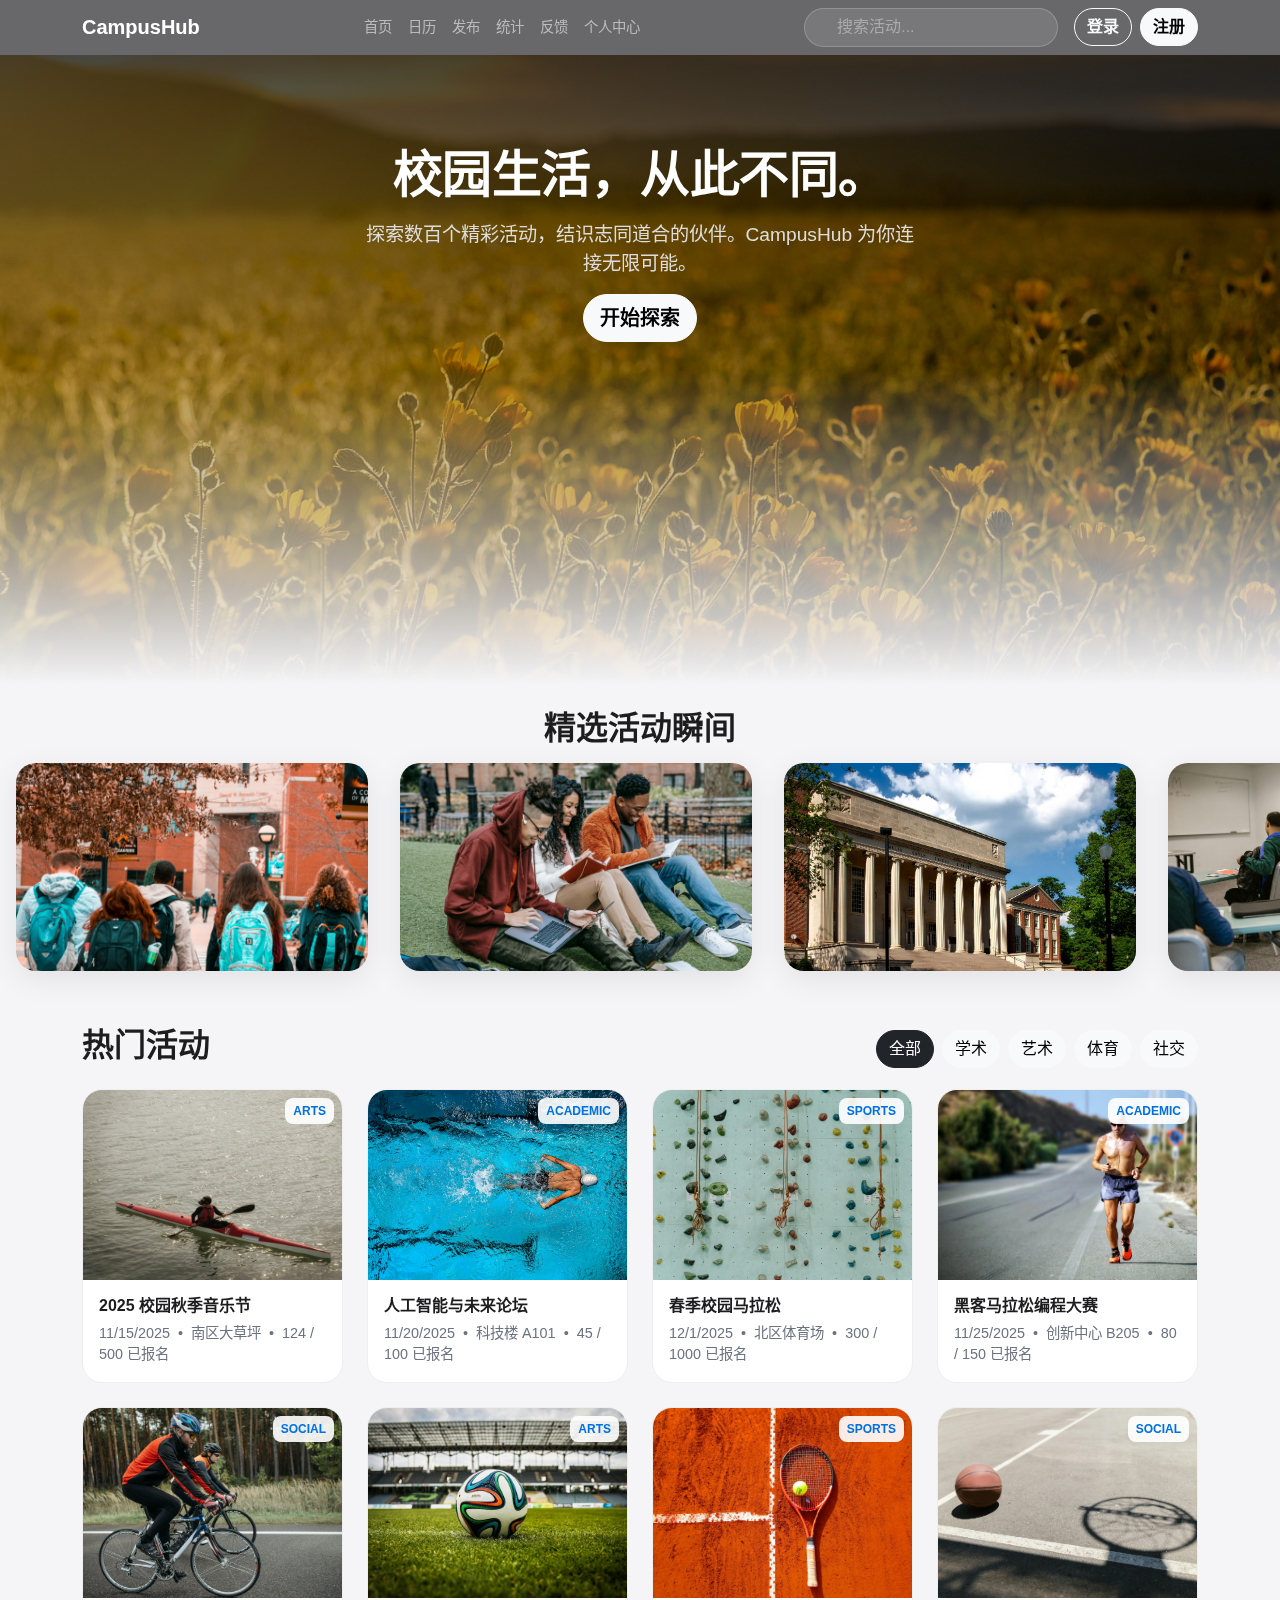
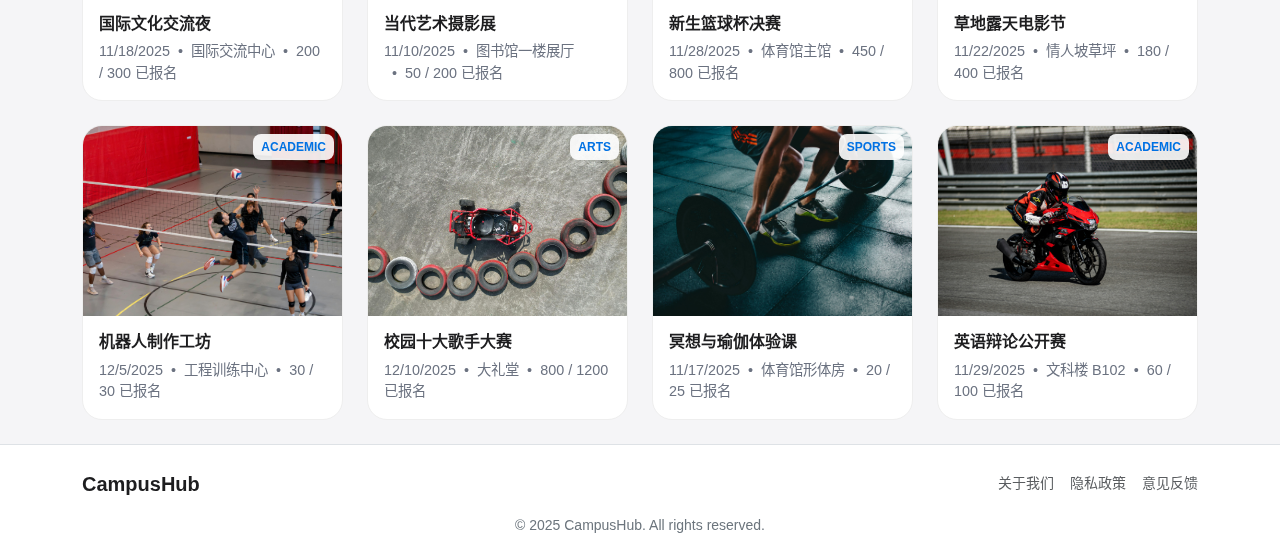
<file: index.html>
<!doctype html>
<html lang="zh-CN">

<head>
  <meta charset="UTF-8" />
  <meta name="viewport" content="width=device-width, initial-scale=1.0" />
  <title>CampusHub</title>
  <link href="assets/vendor/bootstrap-5.3.2.min.css" rel="stylesheet" />
  <link href="assets/styles.css" rel="stylesheet" />
</head>

<body class="bg-apple-gray" data-page="HOME">
  <nav class="nav-dark sticky-top">
    <div class="container d-flex align-items-center justify-content-between py-2">
      <div class="d-flex align-items-center">
        <span class="brand">CampusHub</span>
      </div>
      <div class="d-none d-md-flex align-items-center gap-3">
        <span class="nav-item" data-view="HOME">首页</span>
        <span class="nav-item" data-view="CALENDAR">日历</span>
        <span class="nav-item" data-view="PUBLISH">发布</span>
        <span class="nav-item" data-view="STATS">统计</span>
        <span class="nav-item" data-view="FEEDBACK">反馈</span>
        <span class="nav-item" data-view="PROFILE">个人中心</span>
      </div>
      <div class="d-none d-md-flex align-items-center gap-3">
        <div class="position-relative" id="search-wrapper">
          <input id="search-input" class="search-input" type="text" placeholder="搜索活动..." />
          <div id="search-suggest" class="suggest-dropdown d-none"></div>
        </div>
        <div id="auth-area" class="d-flex align-items-center gap-2"></div>
      </div>
      <button class="btn btn-link text-light d-md-none" id="mobile-menu-btn">
        ☰
      </button>
    </div>
    <div id="mobile-menu" class="d-md-none mobile-menu d-none">
      <div class="container py-3">
        <div class="mb-3">
          <input id="m-search-input" class="search-input w-100" type="text" placeholder="搜索活动..." />
        </div>
        <div class="d-flex flex-column gap-3">
          <span class="nav-item" data-view="HOME">首页</span>
          <span class="nav-item" data-view="CALENDAR">日历</span>
          <span class="nav-item" data-view="HOME" data-anchor="activities">活动列表</span>
          <span class="nav-item" data-view="PUBLISH">发布</span>
          <span class="nav-item" data-view="STATS">统计</span>
          <span class="nav-item" data-view="FEEDBACK">反馈</span>
          <span class="nav-item" data-view="PROFILE">个人中心</span>
        </div>
        <div class="pt-3 border-top">
          <div id="m-auth-area" class="d-flex flex-column gap-2"></div>
        </div>
      </div>
    </div>
  </nav>

  <main>
    <section id="view-HOME" class="d-block">
      <div class="hero">
        <img class="hero-bg" src="assets/img/hero-bg.jpg" alt="" />
        <div class="hero-overlay"></div>
        <div class="container text-center hero-content">
          <h1 class="hero-title">
            校园生活，<br class="d-md-none" />从此不同。
          </h1>
          <p class="hero-sub">
            探索数百个精彩活动，结识志同道合的伙伴。CampusHub
            为你连接无限可能。
          </p>
          <button class="btn btn-light btn-lg rounded-pill fw-semibold" id="btn-explore">
            开始探索
          </button>
        </div>
      </div>
      <div class="slider-wrap bg-apple-gray py-4">
        <h2 class="text-center fw-bold mb-3">精选活动瞬间</h2>
        <div class="slider-track" id="continuous-slider"></div>
      </div>
      <div class="container my-4" id="activities">
        <div class="d-flex flex-column flex-md-row align-items-center justify-content-between mb-3">
          <h2 class="fw-bold">热门活动</h2>
          <div class="d-flex gap-2 overflow-auto no-scrollbar" id="category-filter"></div>
        </div>
        <div class="row g-4" id="event-grid"></div>
        <div class="text-center my-4 d-none" id="more-wrap">
          <button class="btn btn-outline-secondary rounded-pill" id="btn-more">
            查看更多
          </button>
        </div>
      </div>
    </section>

    <section id="view-DETAIL" class="d-none">
      <div id="detail-container"></div>
    </section>

    <section id="view-PUBLISH" class="d-none">
      <div class="d-flex">
        <div class="d-none d-lg-block visual-left">
          <img src="assets/img/publish-bg.jpg" class="visual-img" alt="" />
          <div class="visual-overlay"></div>
          <div class="visual-top container py-3">
            <button class="apple-back" id="publish-back">← 返回首页</button>
          </div>
          <div class="visual-content container">
            <h2 class="text-light fw-bold display-6 mb-3">
              让创意落地，<br />只需简单几步。
            </h2>
          </div>
        </div>
        <div class="flex-grow-1">
          <div class="container py-4 py-md-5" id="publish-form-wrap"></div>
        </div>
      </div>
    </section>

    <section id="view-STATS" class="d-none">
      <div class="container py-5">
        <div class="mb-4">
          <h1 class="fw-bold fs-2">数据看板</h1>
          <p class="text-muted">全方位分析校园活动趋势与影响力。</p>
        </div>
        <div class="row g-4" id="metric-cards"></div>
        <div class="row g-4 mt-2">
          <div class="col-lg-6">
            <div class="card shadow-sm rounded-4">
              <div class="card-body">
                <div class="d-flex justify-content-between align-items-center mb-2">
                  <h5 class="fw-bold">活动类型分布 (ECharts)</h5>
                </div>
                <div id="echarts-pie" style="height: 320px"></div>
              </div>
            </div>
          </div>
          <div class="col-lg-6">
            <div class="card shadow-sm rounded-4">
              <div class="card-body">
                <h5 class="fw-bold mb-2">月度参与趋势</h5>
                <div id="echarts-line" style="height: 320px"></div>
              </div>
            </div>
          </div>
          <div class="col-lg-6">
            <div class="card shadow-sm rounded-4">
              <div class="card-body">
                <h5 class="fw-bold mb-2">热门活动 Top 5</h5>
                <div id="echarts-bar" style="height: 320px"></div>
              </div>
            </div>
          </div>
          <div class="col-lg-6">
            <div class="card shadow-sm rounded-4">
              <div class="card-body">
                <h5 class="fw-bold mb-2">校园活力维度</h5>
                <div id="echarts-radar" style="height: 320px"></div>
              </div>
            </div>
          </div>
        </div>
      </div>
    </section>

    <section id="view-LOGIN" class="d-none">
      <div class="d-flex min-vh-100">
        <div class="d-none d-lg-block half-visual">
          <img src="assets/img/login-bg.jpg" class="visual-img" alt="" />
          <div class="visual-gradient"></div>
          <div class="visual-caption container">
            <h2 class="display-5 text-light fw-bold mb-3">探索无限可能。</h2>
            <p class="lead text-light-50">
              CampusHub
              是连接你与校园精彩活动的桥梁。立即登录，开启你的专属旅程。
            </p>
          </div>
        </div>
        <div class="flex-grow-1 d-flex align-items-center">
          <div class="container" id="login-form-wrap"></div>
        </div>
      </div>
    </section>

    <section id="view-REGISTER" class="d-none">
      <div class="d-flex min-vh-100">
        <div class="d-none d-lg-block half-visual">
          <img src="assets/img/register-bg.jpg" class="visual-img" alt="" />
          <div class="visual-gradient"></div>
          <div class="visual-caption container">
            <h2 class="display-5 text-light fw-bold mb-3">加入社区。</h2>
            <p class="lead text-light-50">
              创建您的 CampusHub
              账户，立即开始组织、参与和分享精彩的校园活动。
            </p>
          </div>
        </div>
        <div class="flex-grow-1 d-flex align-items-center">
          <div class="container" id="register-form-wrap"></div>
        </div>
      </div>
    </section>

    <section id="view-PROFILE" class="d-none">
      <div id="profile-wrap" class="min-vh-100"></div>
    </section>

    <section id="view-FEEDBACK" class="d-none">
      <div class="container py-5">
        <div class="text-center mb-4">
          <h1 class="fw-semibold fs-2">意见反馈</h1>
          <p class="text-muted">您的建议是我们进步的动力。</p>
        </div>
        <div class="card rounded-4 shadow-sm">
          <div class="card-body" id="feedback-form-wrap"></div>
        </div>
      </div>
    </section>

    <section id="view-CALENDAR" class="d-none">
      <div class="container py-5" id="calendar-wrap"></div>
    </section>
  </main>

  <footer class="bg-white border-top py-4">
    <div class="container d-flex flex-column flex-md-row justify-content-between align-items-center">
      <div class="mb-3 mb-md-0">
        <span class="fw-bold fs-5">CampusHub</span>
      </div>
      <div class="d-flex gap-3 small text-muted">
        <span>关于我们</span>
        <span>隐私政策</span>
        <span class="cursor-pointer" id="footer-feedback">意见反馈</span>
      </div>
    </div>
    <div class="container mt-3 text-center text-secondary small">
      © 2025 CampusHub. All rights reserved.
    </div>
  </footer>

  <script src="assets/vendor/jquery-3.7.1.min.js"></script>
  <script src="assets/vendor/bootstrap.bundle-5.3.2.min.js"></script>
  <script src="assets/vendor/echarts-5.5.0.min.js"></script>
  <script src="assets/app.js"></script>
</body>

</html>
</file>
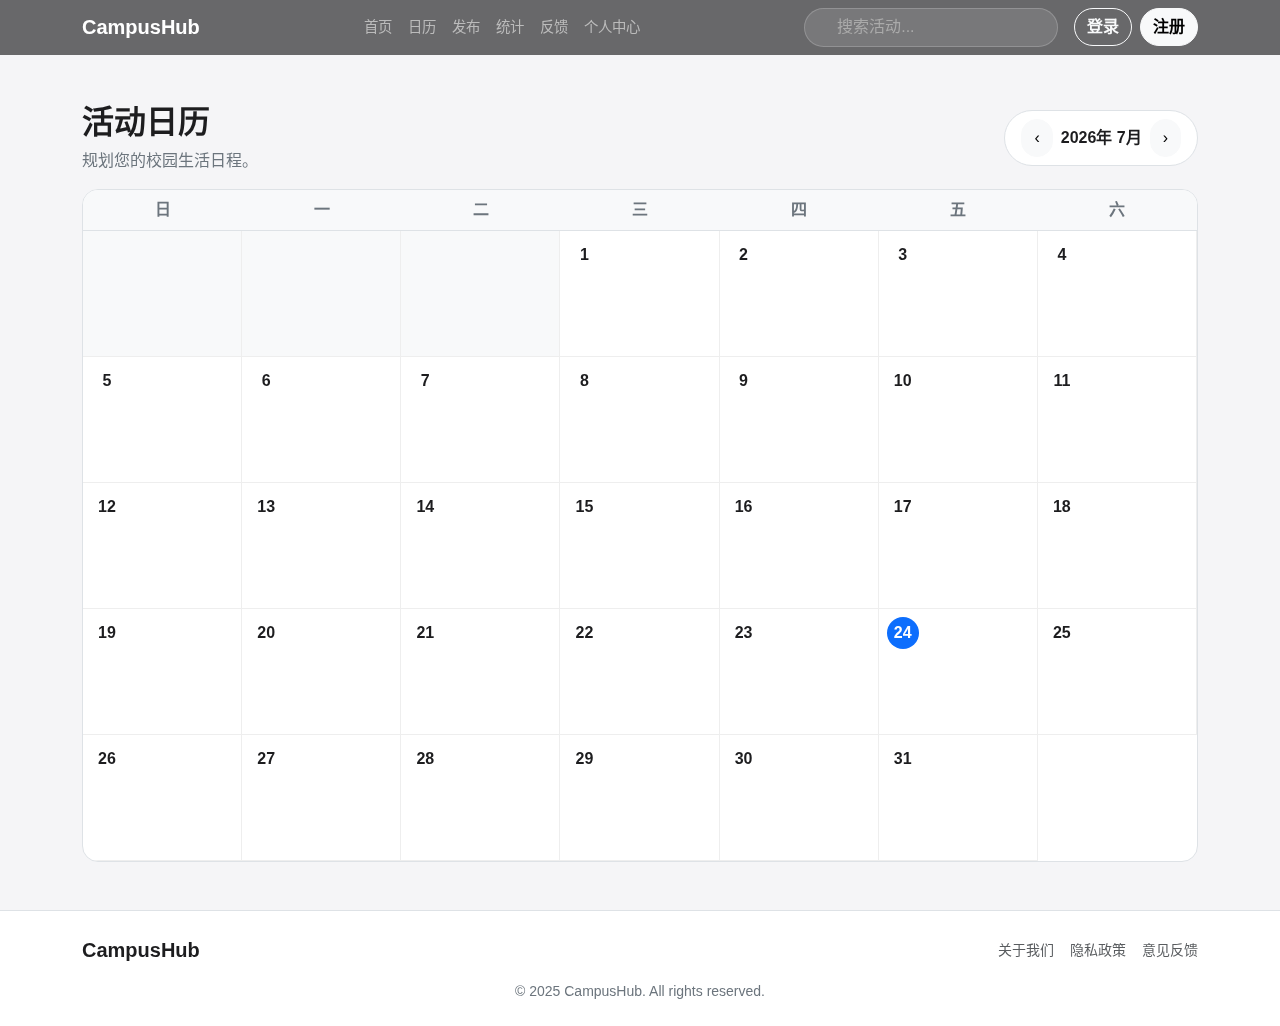
<file: calendar.html>
<!DOCTYPE html>
<html lang="zh-CN">
<head>
<meta charset="UTF-8">
<meta name="viewport" content="width=device-width, initial-scale=1.0">
<title>CampusHub - 日历</title>
<link href="assets/vendor/bootstrap-5.3.2.min.css" rel="stylesheet">
<link href="assets/styles.css" rel="stylesheet">
</head>
<body class="bg-apple-gray" data-page="CALENDAR">
<nav class="nav-dark sticky-top">
  <div class="container d-flex align-items-center justify-content-between py-2">
    <div class="d-flex align-items-center">
      <span class="brand">CampusHub</span>
    </div>
    <div class="d-none d-md-flex align-items-center gap-3">
      <span class="nav-item" data-view="HOME">首页</span>
      <span class="nav-item" data-view="CALENDAR">日历</span>
      <span class="nav-item" data-view="PUBLISH">发布</span>
      <span class="nav-item" data-view="STATS">统计</span>
      <span class="nav-item" data-view="FEEDBACK">反馈</span>
      <span class="nav-item" data-view="PROFILE">个人中心</span>
    </div>
    <div class="d-none d-md-flex align-items-center gap-3">
      <div class="position-relative" id="search-wrapper">
        <input id="search-input" class="search-input" type="text" placeholder="搜索活动...">
        <div id="search-suggest" class="suggest-dropdown d-none"></div>
      </div>
      <div id="auth-area" class="d-flex align-items-center gap-2"></div>
    </div>
    <button class="btn btn-link text-light d-md-none" id="mobile-menu-btn">☰</button>
  </div>
  <div id="mobile-menu" class="d-md-none mobile-menu d-none">
    <div class="container py-3">
      <div class="mb-3">
        <input id="m-search-input" class="search-input w-100" type="text" placeholder="搜索活动...">
      </div>
      <div class="d-flex flex-column gap-3">
        <span class="nav-item" data-view="HOME">首页</span>
        <span class="nav-item" data-view="CALENDAR">日历</span>
        <span class="nav-item" data-view="HOME" data-anchor="activities">活动列表</span>
        <span class="nav-item" data-view="PUBLISH">发布</span>
        <span class="nav-item" data-view="STATS">统计</span>
        <span class="nav-item" data-view="FEEDBACK">反馈</span>
        <span class="nav-item" data-view="PROFILE">个人中心</span>
      </div>
      <div class="pt-3 border-top">
        <div id="m-auth-area" class="d-flex flex-column gap-2"></div>
      </div>
    </div>
  </div>
</nav>

<main>
  <section id="view-CALENDAR" class="d-block">
    <div class="container py-5">
      <div id="calendar-wrap"></div>
    </div>
  </section>
</main>

<footer class="bg-white border-top py-4">
  <div class="container d-flex flex-column flex-md-row justify-content-between align-items-center">
    <div class="mb-3 mb-md-0">
      <span class="fw-bold fs-5">CampusHub</span>
    </div>
    <div class="d-flex gap-3 small text-muted">
      <span>关于我们</span>
      <span>隐私政策</span>
      <span class="cursor-pointer" id="footer-feedback">意见反馈</span>
    </div>
  </div>
  <div class="container mt-3 text-center text-secondary small">© 2025 CampusHub. All rights reserved.</div>
</footer>

<script src="assets/vendor/jquery-3.7.1.min.js"></script>
<script src="assets/vendor/bootstrap.bundle-5.3.2.min.js"></script>
<script src="assets/vendor/echarts-5.5.0.min.js"></script>
<script src="assets/app.js"></script>
</body>
</html>
</file>
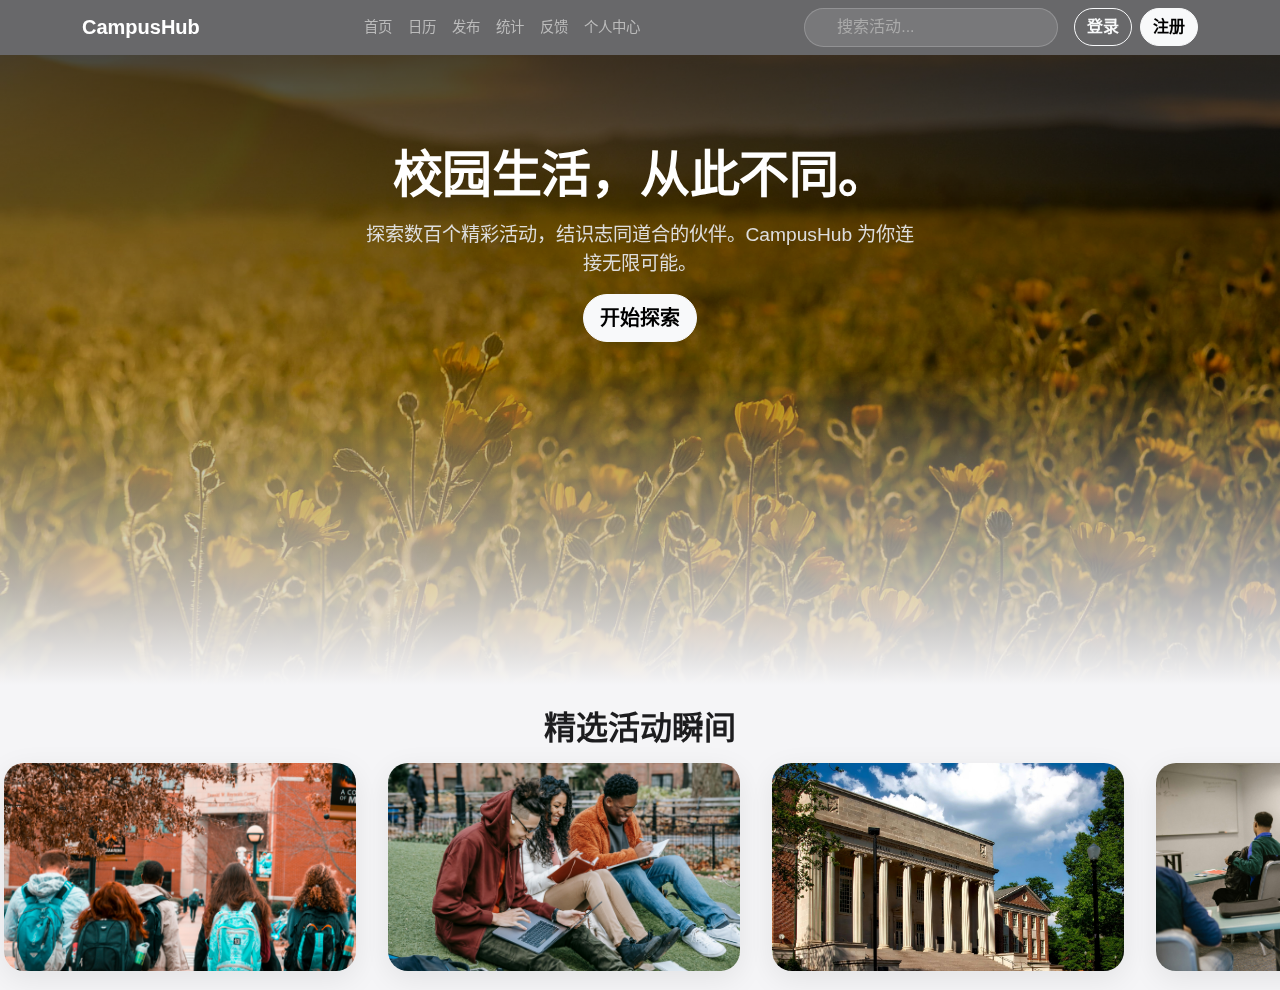
<file: detail.html>
<!DOCTYPE html>
<html lang="zh-CN">
<head>
<meta charset="UTF-8">
<meta name="viewport" content="width=device-width, initial-scale=1.0">
<title>CampusHub - 活动详情</title>
<link href="assets/vendor/bootstrap-5.3.2.min.css" rel="stylesheet">
<link href="assets/styles.css" rel="stylesheet">
</head>
<body class="bg-apple-gray" data-page="DETAIL">
<nav class="nav-dark sticky-top">
  <div class="container d-flex align-items-center justify-content-between py-2">
    <div class="d-flex align-items-center">
      <span class="brand">CampusHub</span>
    </div>
    <div class="d-none d-md-flex align-items-center gap-3">
      <span class="nav-item" data-view="HOME">首页</span>
      <span class="nav-item" data-view="CALENDAR">日历</span>
      <span class="nav-item" data-view="PUBLISH">发布</span>
      <span class="nav-item" data-view="STATS">统计</span>
      <span class="nav-item" data-view="FEEDBACK">反馈</span>
      <span class="nav-item" data-view="PROFILE">个人中心</span>
    </div>
    <div class="d-none d-md-flex align-items-center gap-3">
      <div class="position-relative" id="search-wrapper">
        <input id="search-input" class="search-input" type="text" placeholder="搜索活动...">
        <div id="search-suggest" class="suggest-dropdown d-none"></div>
      </div>
      <div id="auth-area" class="d-flex align-items-center gap-2"></div>
    </div>
    <button class="btn btn-link text-light d-md-none" id="mobile-menu-btn">☰</button>
  </div>
  <div id="mobile-menu" class="d-md-none mobile-menu d-none">
    <div class="container py-3">
      <div class="mb-3">
        <input id="m-search-input" class="search-input w-100" type="text" placeholder="搜索活动...">
      </div>
      <div class="d-flex flex-column gap-3">
        <span class="nav-item" data-view="HOME">首页</span>
        <span class="nav-item" data-view="CALENDAR">日历</span>
        <span class="nav-item" data-view="HOME" data-anchor="activities">活动列表</span>
        <span class="nav-item" data-view="PUBLISH">发布</span>
        <span class="nav-item" data-view="STATS">统计</span>
        <span class="nav-item" data-view="FEEDBACK">反馈</span>
        <span class="nav-item" data-view="PROFILE">个人中心</span>
      </div>
      <div class="pt-3 border-top">
        <div id="m-auth-area" class="d-flex flex-column gap-2"></div>
      </div>
    </div>
  </div>
</nav>

<main>
  <section id="view-DETAIL" class="d-block">
    <div id="detail-container"></div>
  </section>
</main>

<footer class="bg-white border-top py-4">
  <div class="container d-flex flex-column flex-md-row justify-content-between align-items-center">
    <div class="mb-3 mb-md-0">
      <span class="fw-bold fs-5">CampusHub</span>
    </div>
    <div class="d-flex gap-3 small text-muted">
      <span>关于我们</span>
      <span>隐私政策</span>
      <span class="cursor-pointer" id="footer-feedback">意见反馈</span>
    </div>
  </div>
  <div class="container mt-3 text-center text-secondary small">© 2025 CampusHub. All rights reserved.</div>
</footer>

<script src="assets/vendor/jquery-3.7.1.min.js"></script>
<script src="assets/vendor/bootstrap.bundle-5.3.2.min.js"></script>
<script src="assets/vendor/echarts-5.5.0.min.js"></script>
<script src="assets/app.js"></script>
</body>
</html>
</file>
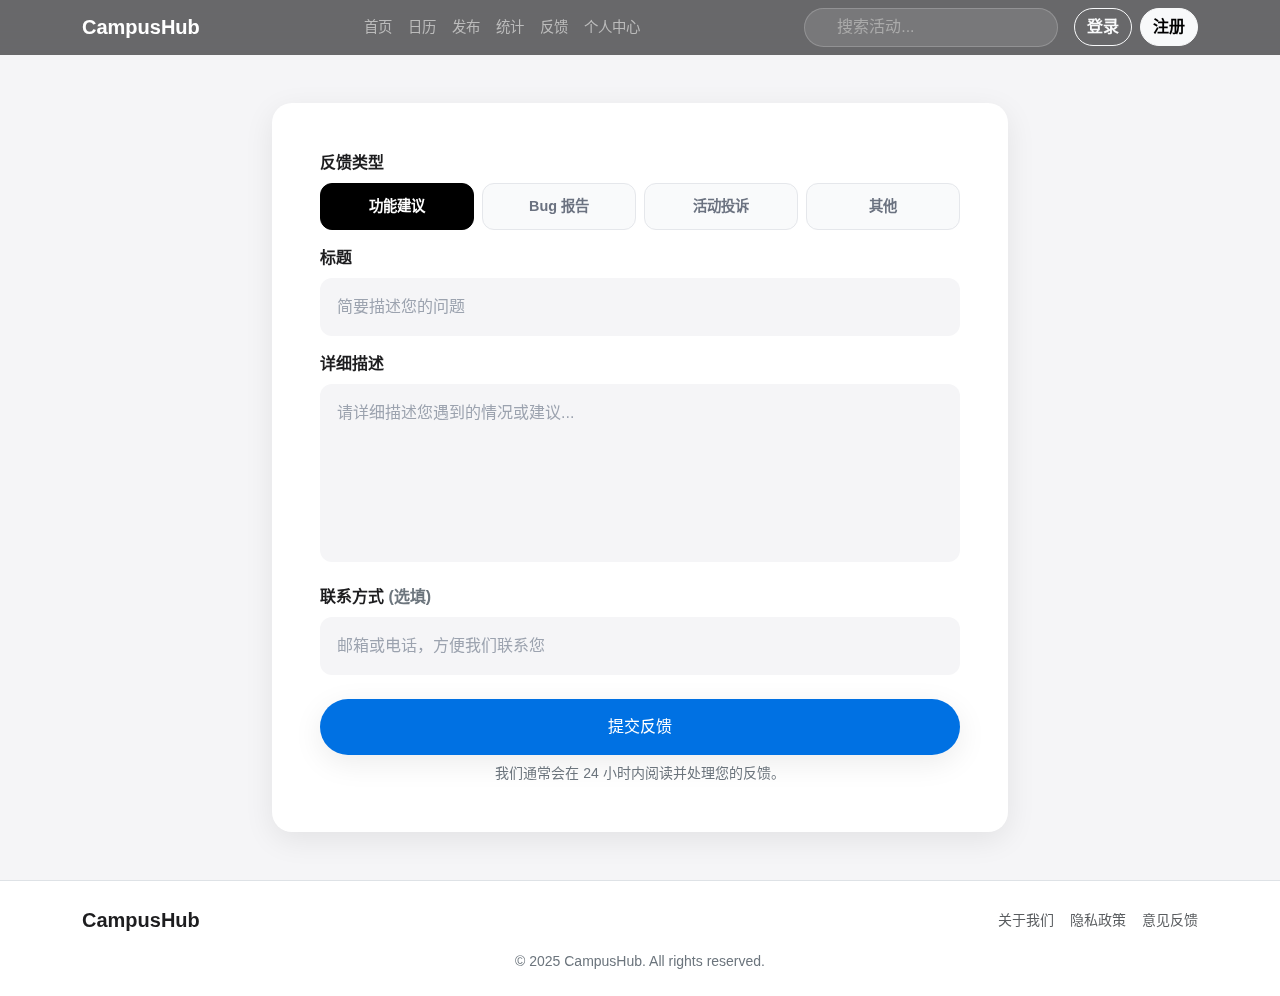
<file: feedback.html>
<!DOCTYPE html>
<html lang="zh-CN">
<head>
<meta charset="UTF-8">
<meta name="viewport" content="width=device-width, initial-scale=1.0">
<title>CampusHub - 意见反馈</title>
<link href="assets/vendor/bootstrap-5.3.2.min.css" rel="stylesheet">
<link href="assets/styles.css" rel="stylesheet">
</head>
<body class="bg-apple-gray d-flex flex-column min-vh-100" data-page="FEEDBACK">
<nav class="nav-dark sticky-top">
  <div class="container d-flex align-items-center justify-content-between py-2">
    <div class="d-flex align-items-center">
      <span class="brand">CampusHub</span>
    </div>
    <div class="d-none d-md-flex align-items-center gap-3">
      <span class="nav-item" data-view="HOME">首页</span>
      <span class="nav-item" data-view="CALENDAR">日历</span>
      <span class="nav-item" data-view="PUBLISH">发布</span>
      <span class="nav-item" data-view="STATS">统计</span>
      <span class="nav-item" data-view="FEEDBACK">反馈</span>
      <span class="nav-item" data-view="PROFILE">个人中心</span>
    </div>
    <div class="d-none d-md-flex align-items-center gap-3">
      <div class="position-relative" id="search-wrapper">
        <input id="search-input" class="search-input" type="text" placeholder="搜索活动...">
        <div id="search-suggest" class="suggest-dropdown d-none"></div>
      </div>
      <div id="auth-area" class="d-flex align-items-center gap-2"></div>
    </div>
    <button class="btn btn-link text-light d-md-none" id="mobile-menu-btn">☰</button>
  </div>
  <div id="mobile-menu" class="d-md-none mobile-menu d-none">
    <div class="container py-3">
      <div class="mb-3">
        <input id="m-search-input" class="search-input w-100" type="text" placeholder="搜索活动...">
      </div>
      <div class="d-flex flex-column gap-3">
        <span class="nav-item" data-view="HOME">首页</span>
        <span class="nav-item" data-view="CALENDAR">日历</span>
        <span class="nav-item" data-view="HOME" data-anchor="activities">活动列表</span>
        <span class="nav-item" data-view="PUBLISH">发布</span>
        <span class="nav-item" data-view="STATS">统计</span>
        <span class="nav-item" data-view="FEEDBACK">反馈</span>
        <span class="nav-item" data-view="PROFILE">个人中心</span>
      </div>
      <div class="pt-3 border-top">
        <div id="m-auth-area" class="d-flex flex-column gap-2"></div>
      </div>
    </div>
  </div>
</nav>

<main class="flex-grow-1">
  <section id="view-FEEDBACK" class="d-block">
    <div class="container py-5">
      <div class="row g-4 justify-content-center">
        <div class="col-lg-8 mx-auto">
          <div id="feedback-form-wrap"></div>
        </div>
      </div>
    </div>
  </section>
</main>

<footer class="bg-white border-top py-4">
  <div class="container d-flex flex-column flex-md-row justify-content-between align-items-center">
    <div class="mb-3 mb-md-0">
      <span class="fw-bold fs-5">CampusHub</span>
    </div>
    <div class="d-flex gap-3 small text-muted">
      <span>关于我们</span>
      <span>隐私政策</span>
      <span class="cursor-pointer" id="footer-feedback">意见反馈</span>
    </div>
  </div>
  <div class="container mt-3 text-center text-secondary small">© 2025 CampusHub. All rights reserved.</div>
</footer>

<script src="assets/vendor/jquery-3.7.1.min.js"></script>
<script src="assets/vendor/bootstrap.bundle-5.3.2.min.js"></script>
<script src="assets/vendor/echarts-5.5.0.min.js"></script>
<script src="assets/app.js"></script>
</body>
</html>
</file>
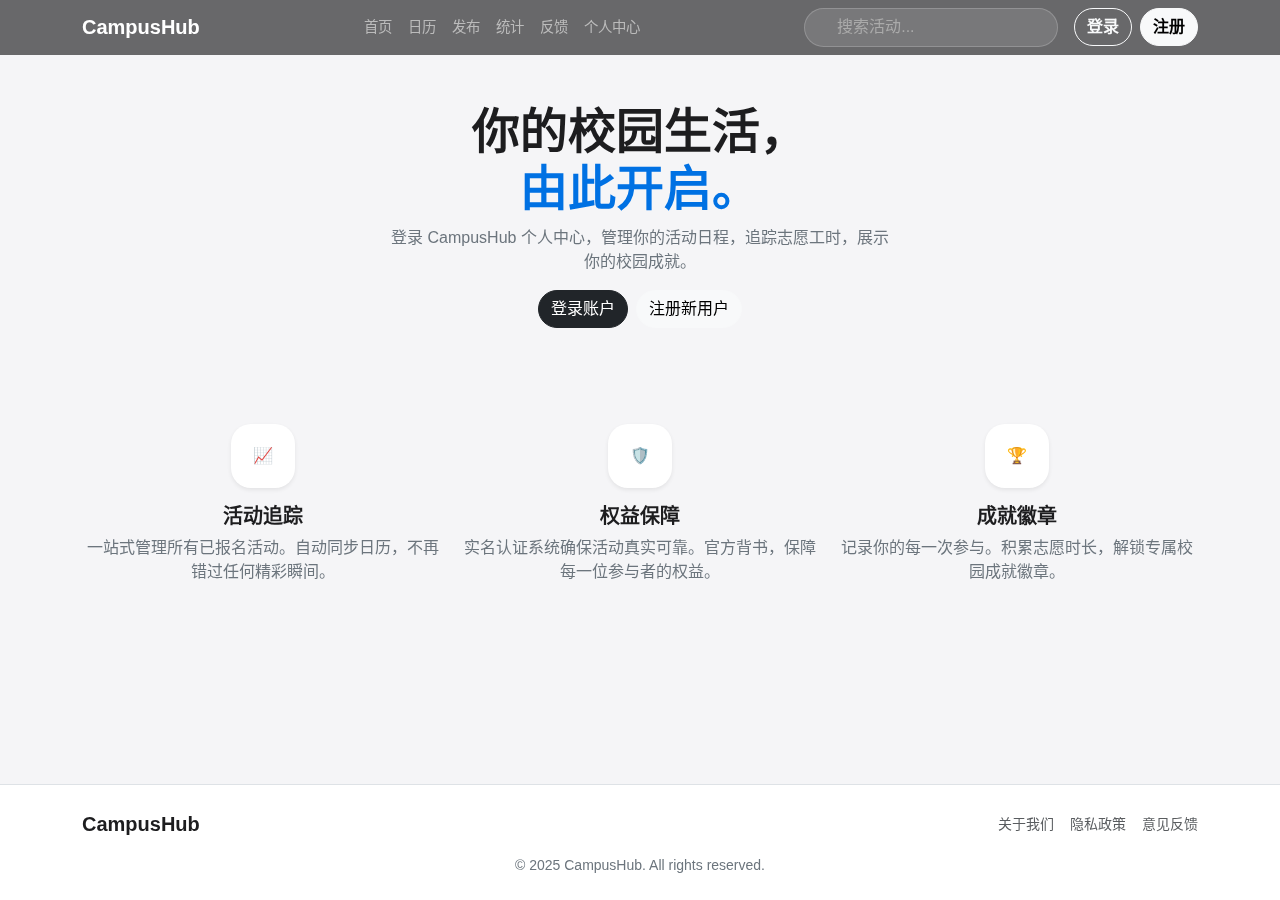
<file: profile.html>
<!DOCTYPE html>
<html lang="zh-CN">
<head>
<meta charset="UTF-8">
<meta name="viewport" content="width=device-width, initial-scale=1.0">
<title>CampusHub - 个人中心</title>
<link href="assets/vendor/bootstrap-5.3.2.min.css" rel="stylesheet">
<link href="assets/styles.css" rel="stylesheet">
</head>
<body class="bg-apple-gray" data-page="PROFILE">
<nav class="nav-dark sticky-top">
  <div class="container d-flex align-items-center justify-content-between py-2">
    <div class="d-flex align-items-center">
      <span class="brand">CampusHub</span>
    </div>
    <div class="d-none d-md-flex align-items-center gap-3">
      <span class="nav-item" data-view="HOME">首页</span>
      <span class="nav-item" data-view="CALENDAR">日历</span>
      <span class="nav-item" data-view="PUBLISH">发布</span>
      <span class="nav-item" data-view="STATS">统计</span>
      <span class="nav-item" data-view="FEEDBACK">反馈</span>
      <span class="nav-item" data-view="PROFILE">个人中心</span>
    </div>
    <div class="d-none d-md-flex align-items-center gap-3">
      <div class="position-relative" id="search-wrapper">
        <input id="search-input" class="search-input" type="text" placeholder="搜索活动...">
        <div id="search-suggest" class="suggest-dropdown d-none"></div>
      </div>
      <div id="auth-area" class="d-flex align-items-center gap-2"></div>
    </div>
    <button class="btn btn-link text-light d-md-none" id="mobile-menu-btn">☰</button>
  </div>
  <div id="mobile-menu" class="d-md-none mobile-menu d-none">
    <div class="container py-3">
      <div class="mb-3">
        <input id="m-search-input" class="search-input w-100" type="text" placeholder="搜索活动...">
      </div>
      <div class="d-flex flex-column gap-3">
        <span class="nav-item" data-view="HOME">首页</span>
        <span class="nav-item" data-view="CALENDAR">日历</span>
        <span class="nav-item" data-view="HOME" data-anchor="activities">活动列表</span>
        <span class="nav-item" data-view="PUBLISH">发布</span>
        <span class="nav-item" data-view="STATS">统计</span>
        <span class="nav-item" data-view="FEEDBACK">反馈</span>
        <span class="nav-item" data-view="PROFILE">个人中心</span>
      </div>
      <div class="pt-3 border-top">
        <div id="m-auth-area" class="d-flex flex-column gap-2"></div>
      </div>
    </div>
  </div>
</nav>

<main>
  <section id="view-PROFILE" class="d-block">
    <div id="profile-wrap"></div>
  </section>
</main>

<footer class="bg-white border-top py-4">
  <div class="container d-flex flex-column flex-md-row justify-content-between align-items-center">
    <div class="mb-3 mb-md-0">
      <span class="fw-bold fs-5">CampusHub</span>
    </div>
    <div class="d-flex gap-3 small text-muted">
      <span>关于我们</span>
      <span>隐私政策</span>
      <span class="cursor-pointer" id="footer-feedback">意见反馈</span>
    </div>
  </div>
  <div class="container mt-3 text-center text-secondary small">© 2025 CampusHub. All rights reserved.</div>
</footer>

<script src="assets/vendor/jquery-3.7.1.min.js"></script>
<script src="assets/vendor/bootstrap.bundle-5.3.2.min.js"></script>
<script src="assets/vendor/echarts-5.5.0.min.js"></script>
<script src="assets/app.js"></script>
</body>
</html>
</file>
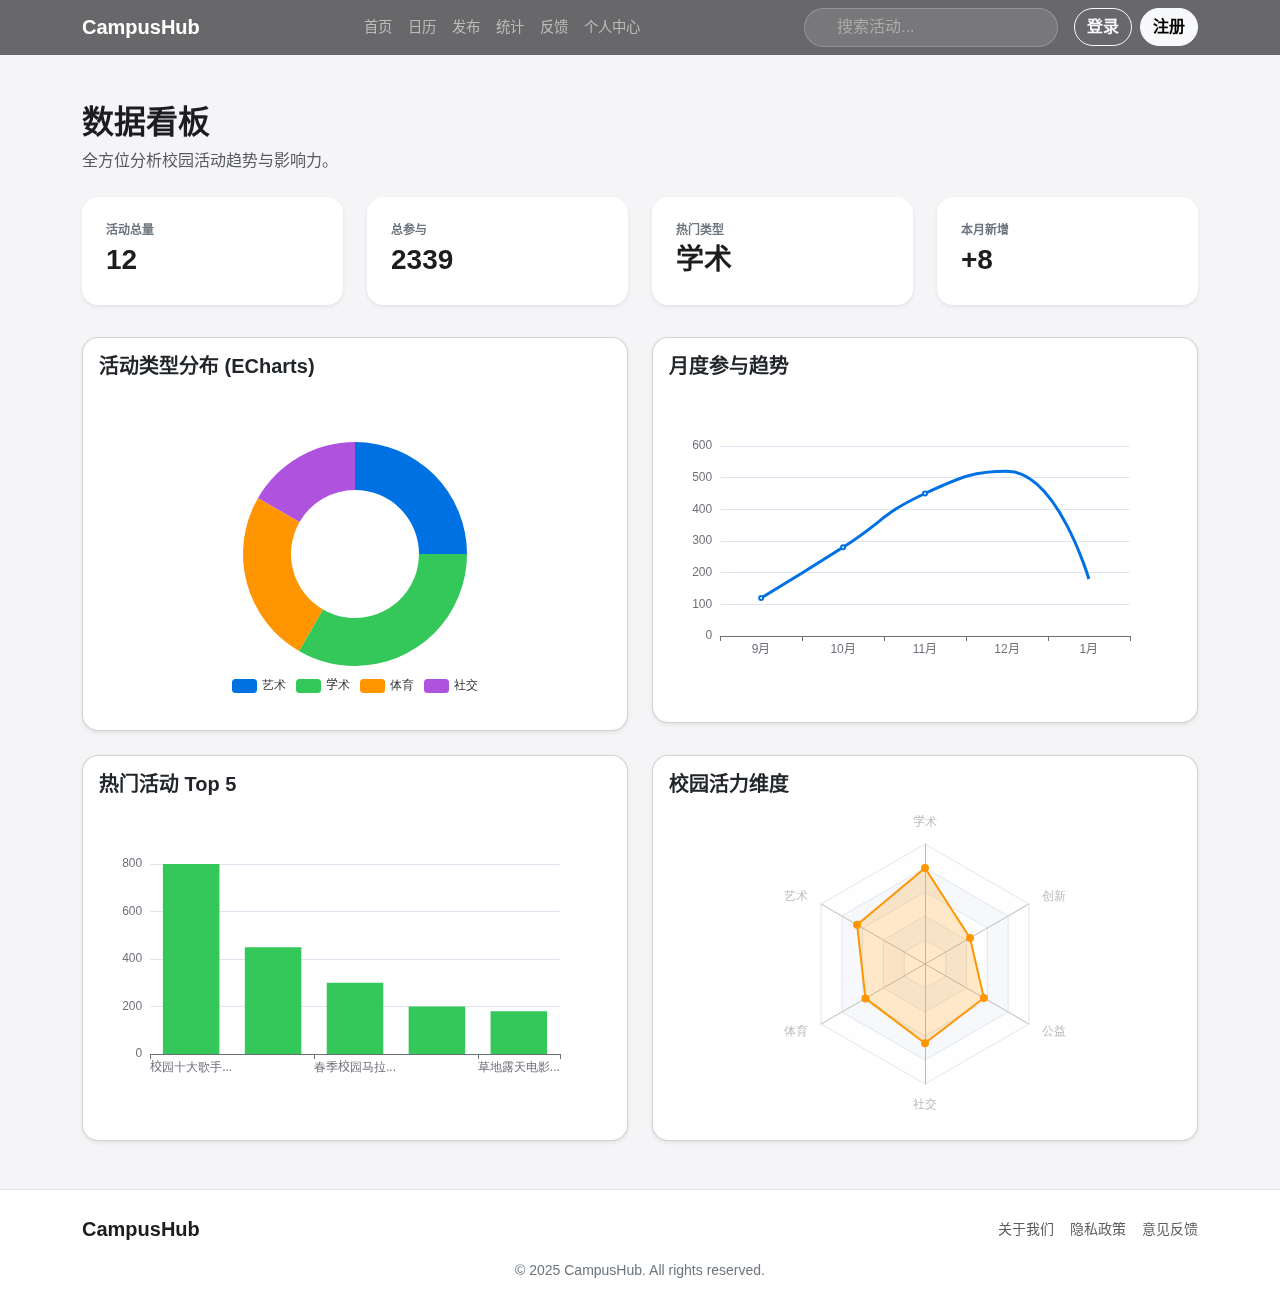
<file: stats.html>
<!DOCTYPE html>
<html lang="zh-CN">
<head>
<meta charset="UTF-8">
<meta name="viewport" content="width=device-width, initial-scale=1.0">
<title>CampusHub - 统计</title>
<link href="assets/vendor/bootstrap-5.3.2.min.css" rel="stylesheet">
<link href="assets/styles.css" rel="stylesheet">
</head>
<body class="bg-apple-gray" data-page="STATS">
<nav class="nav-dark sticky-top">
  <div class="container d-flex align-items-center justify-content-between py-2">
    <div class="d-flex align-items-center">
      <span class="brand">CampusHub</span>
    </div>
    <div class="d-none d-md-flex align-items-center gap-3">
      <span class="nav-item" data-view="HOME">首页</span>
      <span class="nav-item" data-view="CALENDAR">日历</span>
      <span class="nav-item" data-view="PUBLISH">发布</span>
      <span class="nav-item" data-view="STATS">统计</span>
      <span class="nav-item" data-view="FEEDBACK">反馈</span>
      <span class="nav-item" data-view="PROFILE">个人中心</span>
    </div>
    <div class="d-none d-md-flex align-items-center gap-3">
      <div class="position-relative" id="search-wrapper">
        <input id="search-input" class="search-input" type="text" placeholder="搜索活动...">
        <div id="search-suggest" class="suggest-dropdown d-none"></div>
      </div>
      <div id="auth-area" class="d-flex align-items-center gap-2"></div>
    </div>
    <button class="btn btn-link text-light d-md-none" id="mobile-menu-btn">☰</button>
  </div>
  <div id="mobile-menu" class="d-md-none mobile-menu d-none">
    <div class="container py-3">
      <div class="mb-3">
        <input id="m-search-input" class="search-input w-100" type="text" placeholder="搜索活动...">
      </div>
      <div class="d-flex flex-column gap-3">
        <span class="nav-item" data-view="HOME">首页</span>
        <span class="nav-item" data-view="CALENDAR">日历</span>
        <span class="nav-item" data-view="HOME" data-anchor="activities">活动列表</span>
        <span class="nav-item" data-view="PUBLISH">发布</span>
        <span class="nav-item" data-view="STATS">统计</span>
        <span class="nav-item" data-view="FEEDBACK">反馈</span>
        <span class="nav-item" data-view="PROFILE">个人中心</span>
      </div>
      <div class="pt-3 border-top">
        <div id="m-auth-area" class="d-flex flex-column gap-2"></div>
      </div>
    </div>
  </div>
</nav>

<main>
  <section id="view-STATS" class="d-block">
    <div class="container py-5">
      <div class="mb-4">
        <h1 class="fw-bold fs-2">数据看板</h1>
        <p class="text-muted">全方位分析校园活动趋势与影响力。</p>
      </div>
      <div class="row g-4" id="metric-cards"></div>
      <div class="row g-4 mt-2">
        <div class="col-lg-6">
          <div class="card shadow-sm rounded-4">
            <div class="card-body">
              <div class="d-flex justify-content-between align-items-center mb-2">
                <h5 class="fw-bold">活动类型分布 (ECharts)</h5>
              </div>
              <div id="echarts-pie" style="height:320px"></div>
            </div>
          </div>
        </div>
        <div class="col-lg-6">
          <div class="card shadow-sm rounded-4">
            <div class="card-body">
              <h5 class="fw-bold mb-2">月度参与趋势</h5>
              <div id="echarts-line" style="height:320px"></div>
            </div>
          </div>
        </div>
        <div class="col-lg-6">
          <div class="card shadow-sm rounded-4">
            <div class="card-body">
              <h5 class="fw-bold mb-2">热门活动 Top 5</h5>
              <div id="echarts-bar" style="height:320px"></div>
            </div>
          </div>
        </div>
        <div class="col-lg-6">
          <div class="card shadow-sm rounded-4">
            <div class="card-body">
              <h5 class="fw-bold mb-2">校园活力维度</h5>
              <div id="echarts-radar" style="height:320px"></div>
            </div>
          </div>
        </div>
      </div>
    </div>
  </section>
</main>

<footer class="bg-white border-top py-4">
  <div class="container d-flex flex-column flex-md-row justify-content-between align-items-center">
    <div class="mb-3 mb-md-0">
      <span class="fw-bold fs-5">CampusHub</span>
    </div>
    <div class="d-flex gap-3 small text-muted">
      <span>关于我们</span>
      <span>隐私政策</span>
      <span class="cursor-pointer" id="footer-feedback">意见反馈</span>
    </div>
  </div>
  <div class="container mt-3 text-center text-secondary small">© 2025 CampusHub. All rights reserved.</div>
</footer>

<script src="assets/vendor/jquery-3.7.1.min.js"></script>
<script src="assets/vendor/bootstrap.bundle-5.3.2.min.js"></script>
<script src="assets/vendor/echarts-5.5.0.min.js"></script>
<script src="assets/app.js"></script>
</body>
</html>
</file>
<file: assets/styles.css>
* {
  box-sizing: border-box;
}
html {
  height: 100%;
}
body {
  min-height: 100%;
  display: flex;
  flex-direction: column;
  background: #f5f5f7;
  color: #1d1d1f;
  -webkit-font-smoothing: antialiased;
  font-family:
    -apple-system, BlinkMacSystemFont, "Segoe UI", Roboto, Helvetica, Arial,
    sans-serif;
}
main {
  flex: 1;
}
.bg-apple-gray {
  background: #f5f5f7;
}
.text-apple-blue {
  color: #0071e3;
}
.no-scrollbar::-webkit-scrollbar {
  display: none;
}
.no-scrollbar {
  -ms-overflow-style: none;
  scrollbar-width: none;
}
.nav-dark {
  background: rgba(10, 10, 12, 0.6);
  backdrop-filter: saturate(180%) blur(18px);
  -webkit-backdrop-filter: saturate(180%) blur(18px);
}
.brand {
  font-weight: 700;
  font-size: 1.25rem;
  color: #fff;
}
.nav-item {
  cursor: pointer;
  font-size: 0.9rem;
  color: #bbb;
}
.nav-item:hover {
  color: #fff;
}
.search-input {
  padding: 0.4rem 0.8rem 0.4rem 2rem;
  border-radius: 999px;
  border: 1px solid rgba(255, 255, 255, 0.2);
  background: rgba(255, 255, 255, 0.1);
  color: #fff;
  outline: none;
}
.search-input::placeholder {
  color: #aaa;
}
.suggest-dropdown {
  position: absolute;
  top: 110%;
  left: 0;
  right: 0;
  background: rgba(255, 255, 255, 0.1);
  backdrop-filter: blur(8px);
  border: 1px solid rgba(255, 255, 255, 0.1);
  border-radius: 16px;
  overflow: hidden;
}
.suggest-item {
  display: flex;
  align-items: center;
  gap: 0.5rem;
  padding: 0.5rem 0.75rem;
  color: #fff;
  cursor: pointer;
}
.suggest-item:hover {
  background: rgba(255, 255, 255, 0.1);
}
.mobile-menu {
  background: #050507;
}
.hero {
  position: relative;
  min-height: 70vh;
  overflow: hidden;
  background: #000;
}
.hero-bg {
  position: absolute;
  inset: 0;
  width: 100%;
  height: 100%;
  object-fit: cover;
  opacity: 0.7;
}
.hero-overlay {
  position: absolute;
  inset: 0;
  background: linear-gradient(
    to bottom,
    rgba(0, 0, 0, 0.6),
    transparent,
    #f5f5f7
  );
}
.hero-content {
  position: relative;
  padding-top: 10vh;
  padding-bottom: 10vh;
}
.hero-title {
  color: #fff;
  font-weight: 800;
  letter-spacing: -0.01em;
  font-size: calc(2rem + 2vh);
  margin-bottom: 1rem;
}
.hero-sub {
  color: #ddd;
  font-size: 1.2rem;
  max-width: 52ch;
  margin: 0 auto 1rem;
}
.slider-wrap {
  overflow: hidden;
}
.slider-track {
  white-space: nowrap;
  animation: scroll 40s linear infinite;
}
.slider-card {
  display: inline-block;
  padding: 0 1rem;
}
.rounded-xl {
  border-radius: 16px;
}
.rounded-2xl {
  border-radius: 20px;
}
@keyframes scroll {
  0% {
    transform: translateX(0);
  }
  100% {
    transform: translateX(-50%);
  }
}
.visual-left {
  position: relative;
  width: 42%;
  background: #000;
  min-height: 100vh;
}
.visual-img {
  position: absolute;
  inset: 0;
  width: 100%;
  height: 100%;
  object-fit: cover;
  opacity: 0.5;
}
.visual-overlay {
  position: absolute;
  inset: 0;
  background: linear-gradient(
    to bottom,
    rgba(0, 0, 0, 0.4),
    transparent,
    rgba(0, 0, 0, 0.9)
  );
}
.visual-top {
  position: absolute;
  top: 0;
  left: 0;
  right: 0;
  z-index: 2;
}
.visual-content {
  position: relative;
  z-index: 2;
  min-height: 100vh;
  display: flex;
  align-items: center;
  justify-content: center;
  padding: 0;
}
.visual-icon {
  width: 64px;
  height: 64px;
  border-radius: 18px;
  border: 1px solid rgba(255, 255, 255, 0.2);
  background: rgba(255, 255, 255, 0.08);
  backdrop-filter: blur(6px);
  display: flex;
  align-items: center;
  justify-content: center;
  color: #0071e3;
  margin-bottom: 1.5rem;
}
.half-visual {
  position: relative;
  width: 50%;
  background: #111;
  min-height: 100vh;
}
.visual-gradient {
  position: absolute;
  bottom: 0;
  left: 0;
  right: 0;
  background: linear-gradient(to top, rgba(0, 0, 0, 0.9), transparent);
  height: 50%;
}
.visual-caption {
  position: absolute;
  top: 50%;
  left: 0;
  right: 0;
  transform: translateY(-50%);
}
.card-evt {
  background: #fff;
  border-radius: 20px;
  border: 1px solid #eee;
  overflow: hidden;
  transition:
    0.4s transform,
    0.4s box-shadow;
}
.card-evt:hover {
  transform: translateY(-2px);
  box-shadow: 0 10px 24px rgba(0, 0, 0, 0.1);
}
.card-evt-img {
  height: 190px;
  overflow: hidden;
  position: relative;
}
.card-evt-img img {
  width: 100%;
  height: 100%;
  object-fit: cover;
  transition: transform 0.6s;
}
.card-evt:hover .card-evt-img img {
  transform: scale(1.08);
}
.badge-cat {
  position: absolute;
  top: 0.5rem;
  right: 0.5rem;
  background: rgba(255, 255, 255, 0.9);
  padding: 0.25rem 0.5rem;
  border-radius: 8px;
  font-weight: 700;
  color: #0071e3;
  font-size: 0.75rem;
}
.evt-meta {
  font-size: 0.9rem;
  color: #6b7280;
}
.evt-meta .dot {
  margin: 0 0.5rem;
}
.detail-hero {
  position: relative;
  height: 50vh;
  overflow: hidden;
  background: #000;
}
.detail-overlay {
  position: absolute;
  inset: 0;
  background: linear-gradient(
    to top,
    rgba(0, 0, 0, 0.8),
    transparent,
    rgba(0, 0, 0, 0.3)
  );
}
.detail-bottom {
  position: absolute;
  bottom: 0;
  left: 0;
  right: 0;
  padding: 1.5rem;
}
.glass {
  background: rgba(255, 255, 255, 0.08);
  backdrop-filter: blur(8px);
}
.btn-pill {
  border-radius: 999px;
}
.progress-wrap {
  height: 12px;
  background: #eee;
  border-radius: 999px;
  overflow: hidden;
}
.progress-bar-apple {
  background: #0071e3;
  height: 100%;
}
.modal-dark {
  background: rgba(0, 0, 0, 0.6);
  backdrop-filter: blur(4px);
}
.animate-fade-in {
  animation: fadeIn 0.5s ease-out forwards;
}
@keyframes fadeIn {
  0% {
    opacity: 0;
    transform: translateY(10px);
  }
  100% {
    opacity: 1;
    transform: translateY(0);
  }
}
.shadow-soft {
  box-shadow: 0 8px 30px rgba(0, 0, 0, 0.08);
}
.text-light-50 {
  color: rgba(255, 255, 255, 0.7);
}
.calendar-grid {
  display: grid;
  grid-template-columns: repeat(7, 1fr);
}
.calendar-cell {
  border-right: 1px solid #eee;
  border-bottom: 1px solid #eee;
  padding: 0.5rem;
  min-height: 100px;
}
.calendar-day {
  width: 32px;
  height: 32px;
  border-radius: 999px;
  display: flex;
  align-items: center;
  justify-content: center;
  font-weight: 700;
}
.calendar-event {
  border: 1px solid #eee;
  background: #fff;
  border-radius: 12px;
  padding: 0.25rem 0.4rem;
  font-size: 0.75rem;
  margin: 0.25rem 0;
  cursor: pointer;
}
.apple-back {
  display: inline-flex;
  align-items: center;
  gap: 0.5rem;
  color: #fff;
  background: rgba(255, 255, 255, 0.12);
  backdrop-filter: blur(8px);
  -webkit-backdrop-filter: blur(8px);
  border: none;
  padding: 0.5rem 0.9rem;
  border-radius: 999px;
  font-weight: 700;
  box-shadow: 0 8px 30px rgba(0, 0, 0, 0.08);
  transition:
    transform 0.15s ease,
    background 0.15s ease;
}
.apple-back:hover {
  background: rgba(255, 255, 255, 0.18);
  transform: translateY(-1px);
}
.apple-back:active {
  transform: translateY(0);
}

.profile-name {
  color: #111;
  font-size: 2.2rem;
  letter-spacing: -0.01em;
}
.profile-handle {
  color: #333;
  font-weight: 600;
}
.nav-dark {
  border-bottom: none;
}
#profile-wrap h2.fw-bold {
  color: #000 !important;
  font-size: 2.4rem;
  letter-spacing: -0.01em;
}
#profile-wrap .text-muted {
  color: #000 !important;
  font-weight: 700;
}
#profile-wrap .btn-link {
  text-decoration: none !important;
}
#profile-wrap .btn-link:hover {
  text-decoration: none !important;
}

/* Feedback page enhanced styles */
.seg-item {
  position: relative;
  display: block;
}
.seg-input {
  position: absolute;
  opacity: 0;
  pointer-events: none;
}
.seg-card {
  padding: 0.75rem 1rem;
  border: 1px solid #e5e7eb;
  border-radius: 12px;
  background: #f9fafb;
  text-align: center;
  font-size: 0.9rem;
  font-weight: 600;
  color: #6b7280;
  transition: all 0.15s;
}
.seg-card:hover {
  background: #f3f4f6;
}
.seg-item .seg-input:checked + .seg-card {
  background: #000;
  color: #fff;
  border-color: #000;
}
.input-soft {
  width: 100%;
  padding: 1rem;
  border-radius: 12px;
  background: #f5f5f7;
  border: 1px solid transparent;
  transition: all 0.15s;
  color: #111;
}
.input-soft::placeholder {
  color: #9ca3af;
}
.input-soft:focus {
  background: #fff;
  border-color: #0071e3;
  outline: none;
  box-shadow: none;
}
.textarea-soft {
  width: 100%;
  padding: 1rem;
  border-radius: 12px;
  background: #f5f5f7;
  border: 1px solid transparent;
  transition: all 0.15s;
  color: #111;
  resize: none;
}
.textarea-soft::placeholder {
  color: #9ca3af;
}
.textarea-soft:focus {
  background: #fff;
  border-color: #0071e3;
  outline: none;
  box-shadow: none;
}
.btn-apple {
  background: #0071e3;
  color: #fff;
  border: none;
}
.btn-apple:hover {
  background: #0077ed;
  color: #fff;
}

.hover-opacity-100:hover {
  opacity: 1 !important;
}
.transition-opacity {
  transition: opacity 0.2s ease;
}

.is-invalid {
  border-color: #dc3545 !important;
  animation: shake 0.5s;
}
@keyframes shake {
  0% { transform: translateX(0); }
  25% { transform: translateX(-5px); }
  50% { transform: translateX(5px); }
  75% { transform: translateX(-5px); }
  100% { transform: translateX(0); }
}
.text-danger {
  color: #dc3545 !important;
}
</file>
